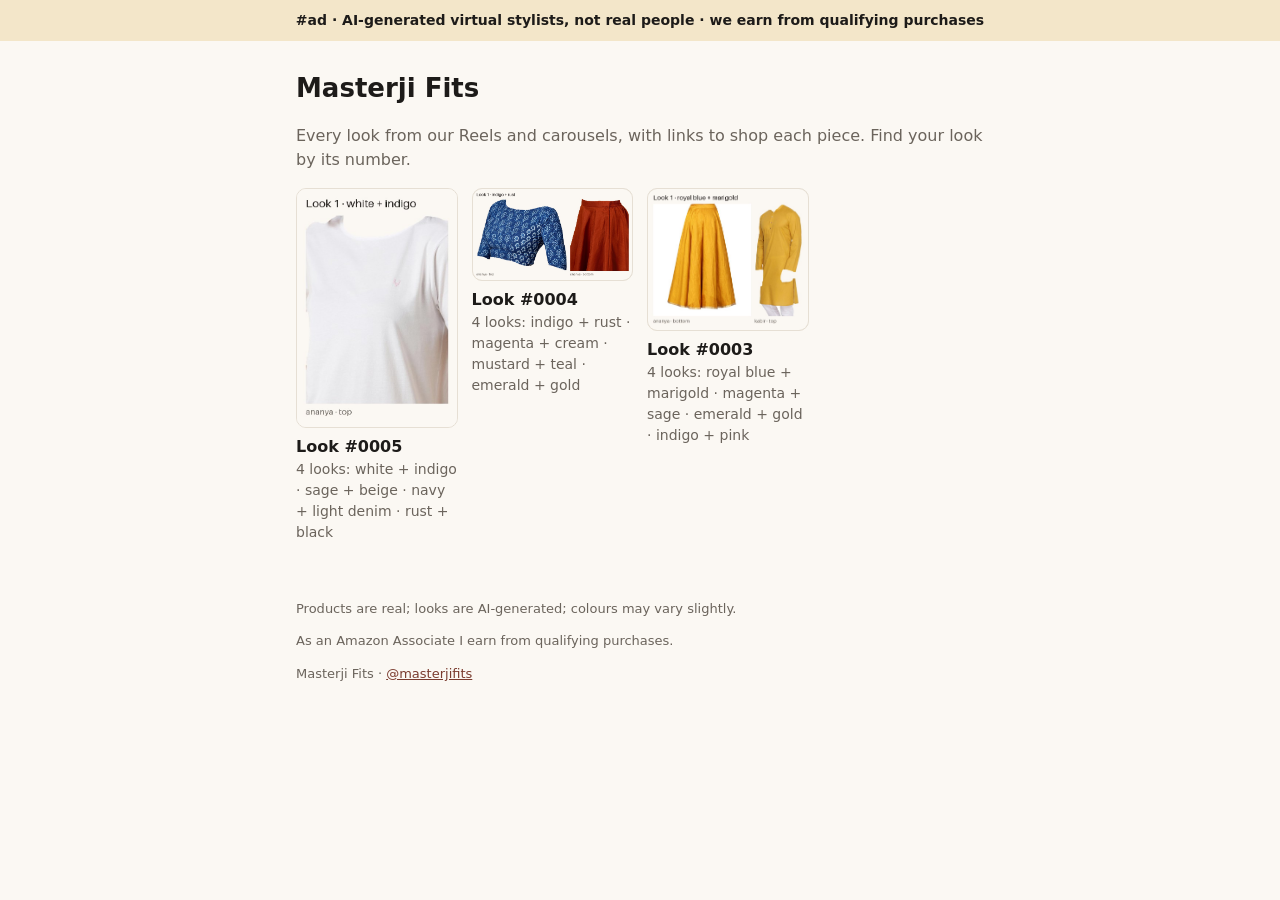
<file: index.html>
<!doctype html>
<html lang="en-IN">
<head>
<meta charset="utf-8">
<meta name="viewport" content="width=device-width, initial-scale=1">

<meta name="cuelinks-verification" content="VERIFY-CL-1U1YEVKZ">

<title>Shop the looks · Masterji Fits</title>
<meta name="description" content="Shop the looks from Masterji Fits. #ad · AI-generated virtual stylists, not real people · we earn from qualifying purchases">
<link rel="stylesheet" href="style.css">
</head>
<body>
<header class="banner" role="note">
  <strong>#ad · AI-generated virtual stylists, not real people · we earn from qualifying purchases</strong>
</header>
<main>

<h1>Masterji Fits</h1>
<p class="lede">Every look from our Reels and carousels, with links to shop each piece. Find your look by its number.</p>

<ul class="grid">

  <li>
    <a class="card" href="l/0005/">
      <img src="l/0005/look-1.jpg" alt="Look #0005: 4 looks: white + indigo · sage + beige · navy + light denim · rust + black" loading="lazy" width="540" height="675">
      <span class="id">Look #0005</span>
      <span class="title">4 looks: white + indigo · sage + beige · navy + light denim · rust + black</span>
    </a>
  </li>

  <li>
    <a class="card" href="l/0004/">
      <img src="l/0004/look-1.jpg" alt="Look #0004: 4 looks: indigo + rust · magenta + cream · mustard + teal · emerald + gold" loading="lazy" width="540" height="675">
      <span class="id">Look #0004</span>
      <span class="title">4 looks: indigo + rust · magenta + cream · mustard + teal · emerald + gold</span>
    </a>
  </li>

  <li>
    <a class="card" href="l/0003/">
      <img src="l/0003/look-1.jpg" alt="Look #0003: 4 looks: royal blue + marigold · magenta + sage · emerald + gold · indigo + pink" loading="lazy" width="540" height="675">
      <span class="id">Look #0003</span>
      <span class="title">4 looks: royal blue + marigold · magenta + sage · emerald + gold · indigo + pink</span>
    </a>
  </li>

</ul>


</main>
<footer>
  <p>Products are real; looks are AI-generated; colours may vary slightly.</p>
  <p>As an Amazon Associate I earn from qualifying purchases.</p>
  <p>Masterji Fits · <a href="https://www.instagram.com/masterjifits/">@masterjifits</a></p>
</footer>
</body>
</html>
</file>
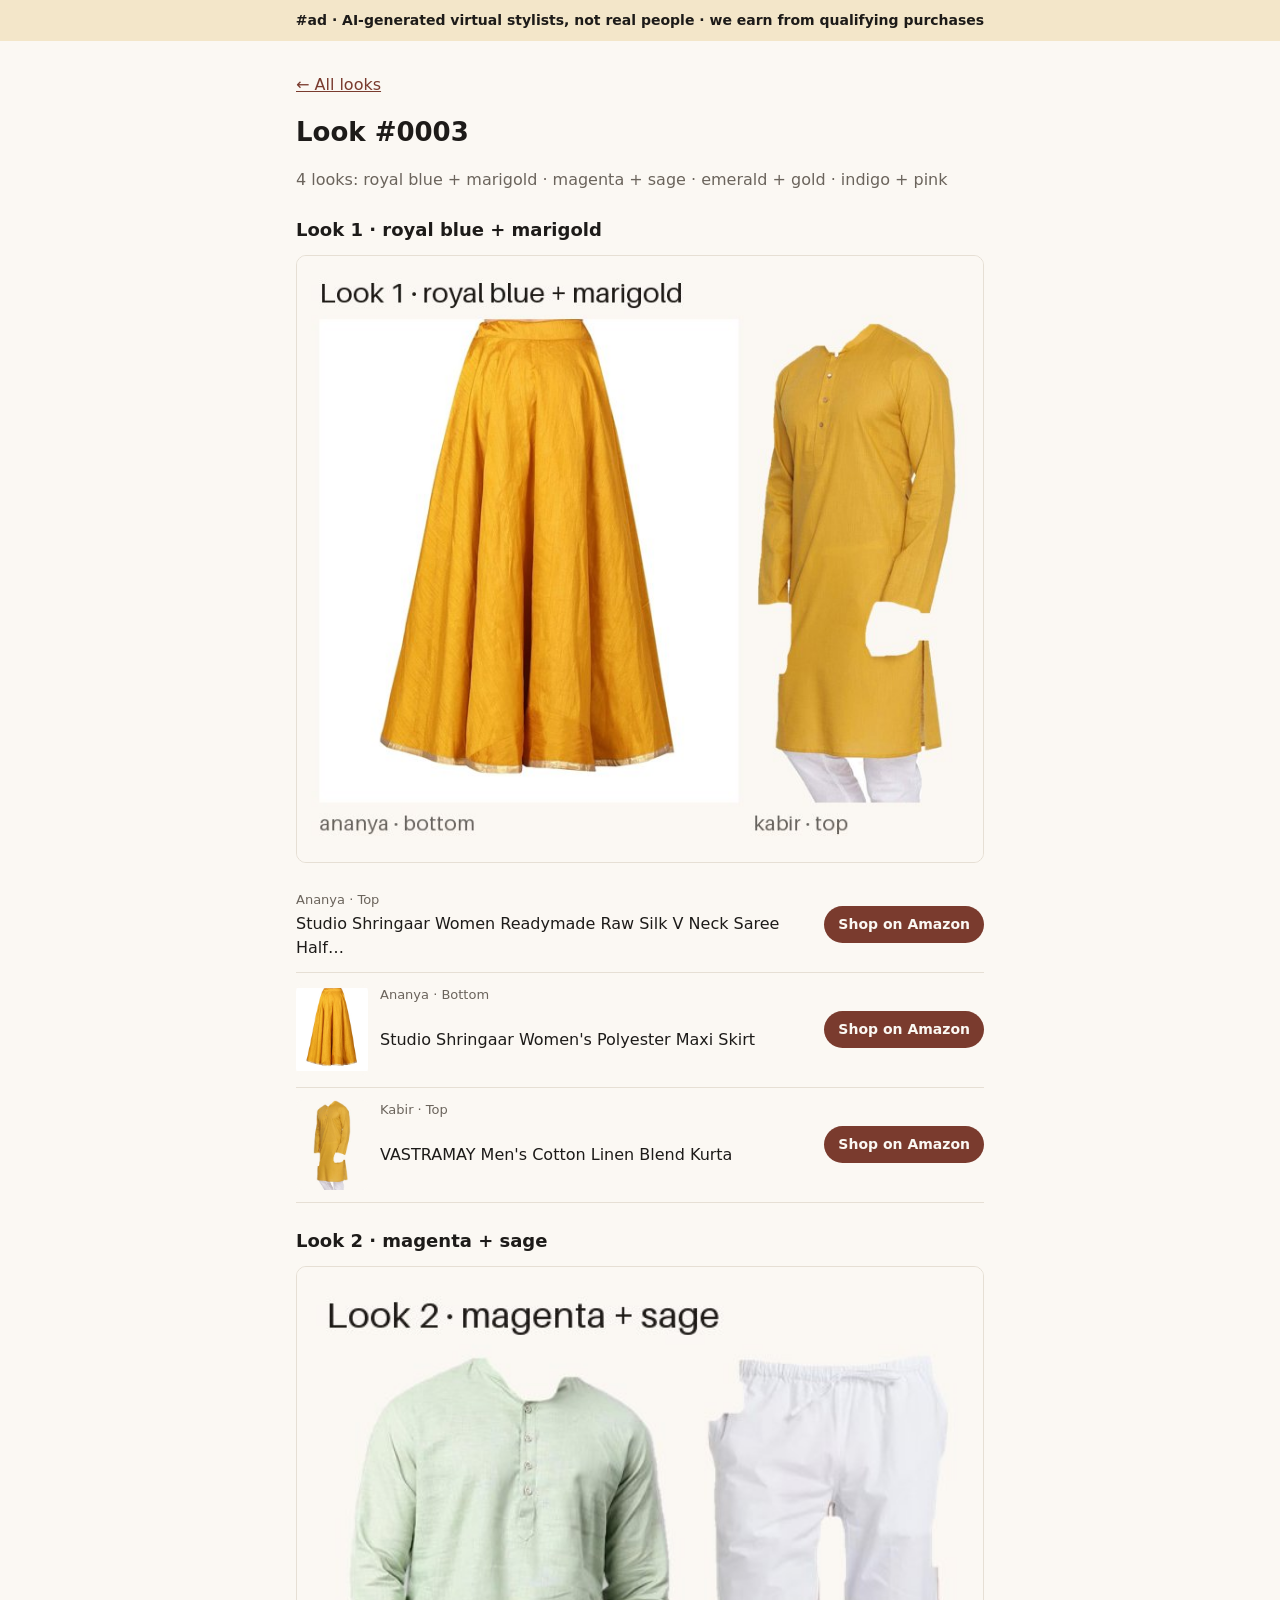
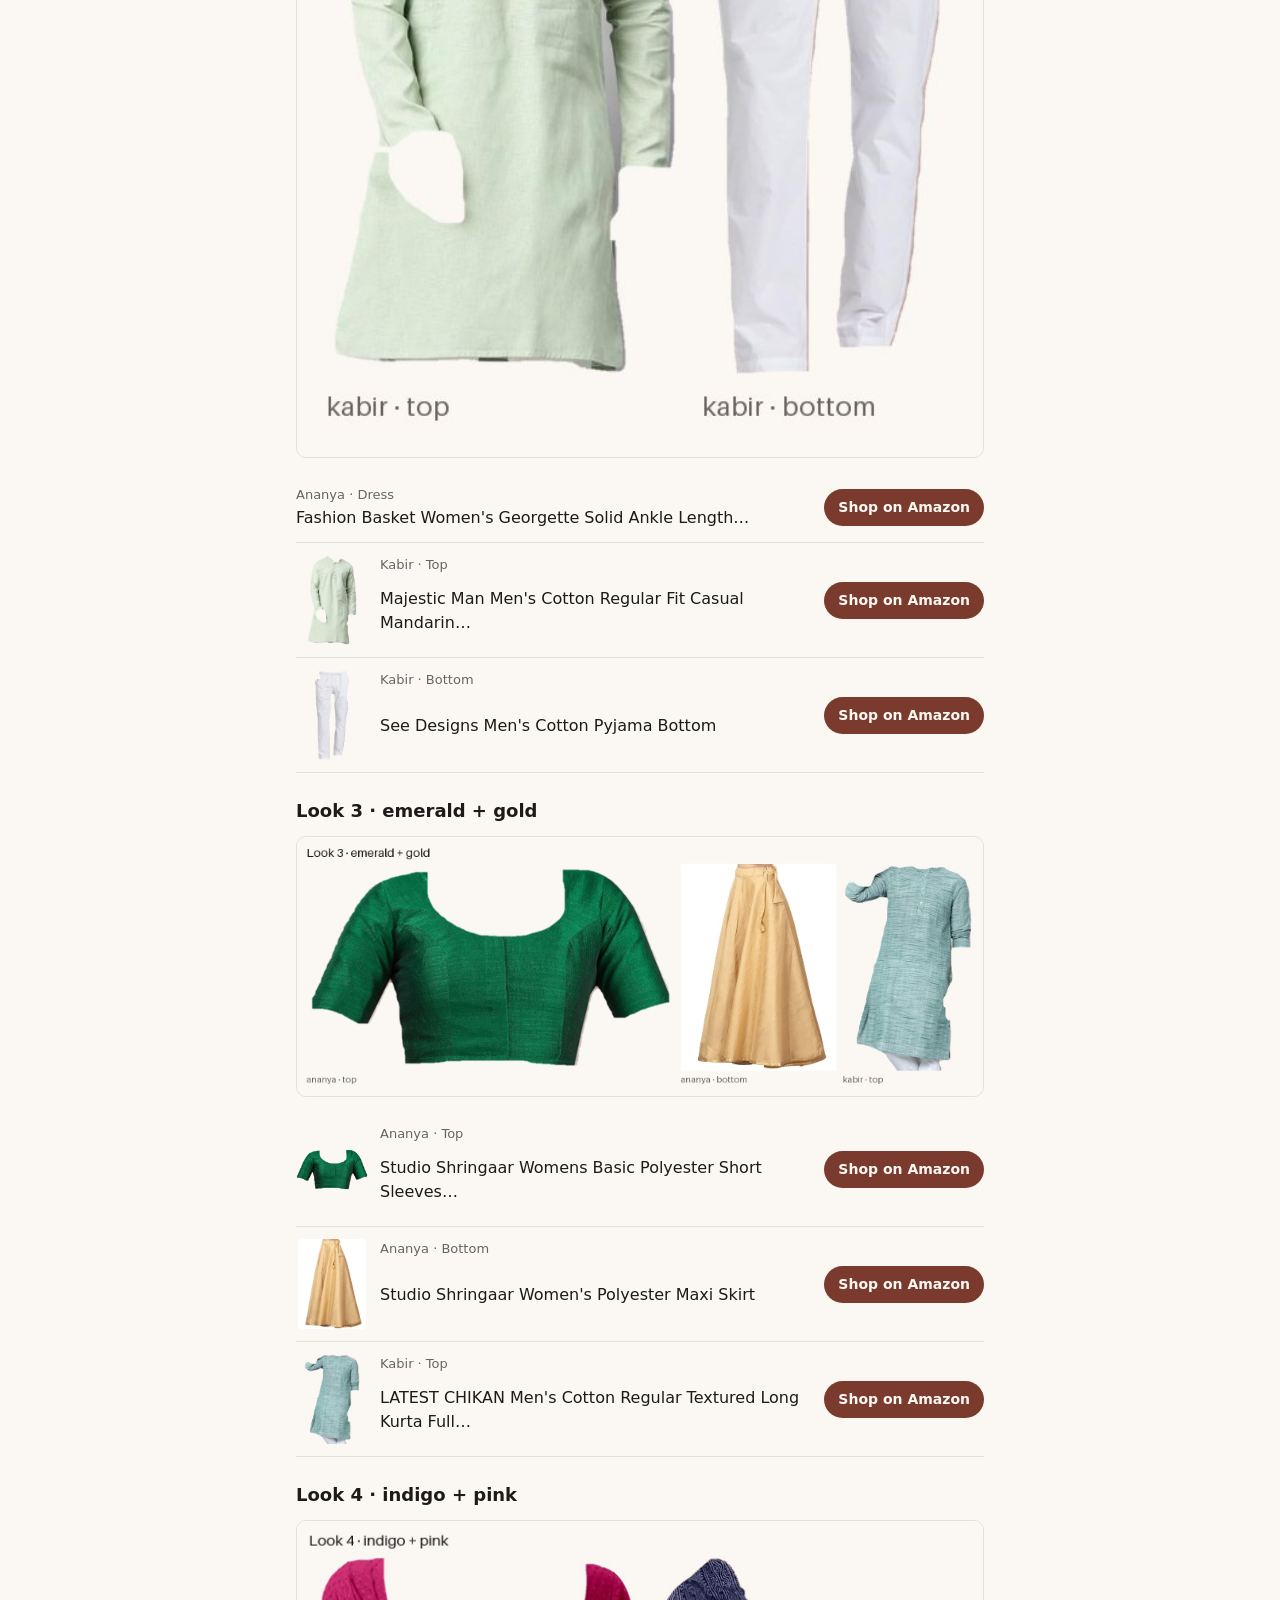
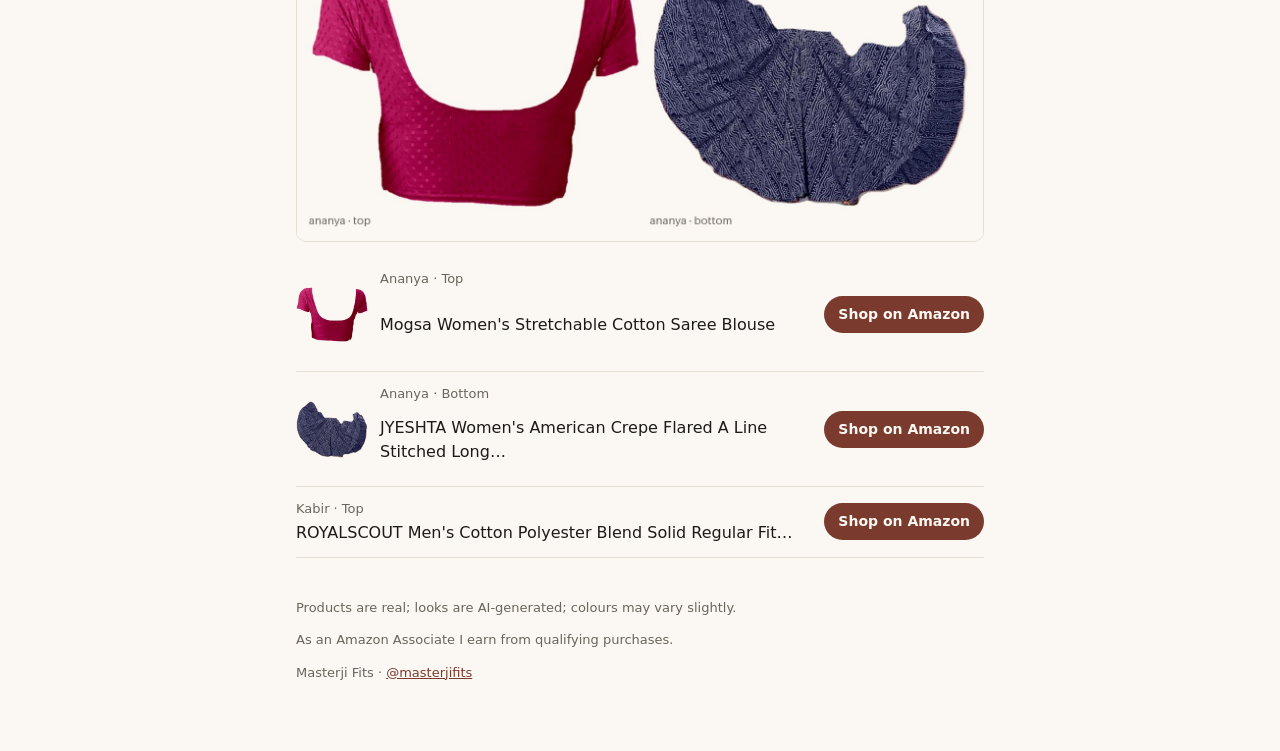
<file: l/0003/index.html>
<!doctype html>
<html lang="en-IN">
<head>
<meta charset="utf-8">
<meta name="viewport" content="width=device-width, initial-scale=1">

<meta name="cuelinks-verification" content="VERIFY-CL-1U1YEVKZ">

<title>Look #0003 4 looks: royal blue + marigold · magenta + sage · emerald + gold · indigo + pink · Masterji Fits</title>
<meta name="description" content="Shop the looks from Masterji Fits. #ad · AI-generated virtual stylists, not real people · we earn from qualifying purchases">
<link rel="stylesheet" href="../../style.css">
</head>
<body>
<header class="banner" role="note">
  <strong>#ad · AI-generated virtual stylists, not real people · we earn from qualifying purchases</strong>
</header>
<main>

<p class="back"><a href="../../">← All looks</a></p>
<h1>Look #0003</h1>
<p class="lede">4 looks: royal blue + marigold · magenta + sage · emerald + gold · indigo + pink</p>


<section class="look">
  <h2>Look 1 · royal blue + marigold</h2>
  
  <img class="board" src="look-1.jpg" alt="Look 1, royal blue + marigold: wardrobe photos of each piece (product photos, no model)" loading="lazy">
  
  <ul class="products">
  
    <li>
      
      <span class="who">ananya · top</span>
      <span class="name">Studio Shringaar Women Readymade Raw Silk V Neck Saree Half…</span>
      <a class="shop" href="https://www.amazon.in/dp/B0CZS3YSGQ?tag=masterjifits-carousel-21" rel="sponsored nofollow noopener" target="_blank">Shop on Amazon</a>
    </li>
  
    <li class="has-thumb">
      <img class="thumb" src="p/amazon_in-B0C6XZX7QV.jpg" alt="Studio Shringaar Women&#39;s Polyester Maxi Skirt: wardrobe photo (product, no model)" loading="lazy">
      <span class="who">ananya · bottom</span>
      <span class="name">Studio Shringaar Women&#39;s Polyester Maxi Skirt</span>
      <a class="shop" href="https://www.amazon.in/dp/B0C6XZX7QV?tag=masterjifits-carousel-21" rel="sponsored nofollow noopener" target="_blank">Shop on Amazon</a>
    </li>
  
    <li class="has-thumb">
      <img class="thumb" src="p/amazon_in-B07J5PLR5G.jpg" alt="VASTRAMAY Men&#39;s Cotton Linen Blend Kurta: wardrobe photo (product, no model)" loading="lazy">
      <span class="who">kabir · top</span>
      <span class="name">VASTRAMAY Men&#39;s Cotton Linen Blend Kurta</span>
      <a class="shop" href="https://www.amazon.in/dp/B07J5PLR5G?tag=masterjifits-carousel-21" rel="sponsored nofollow noopener" target="_blank">Shop on Amazon</a>
    </li>
  
  </ul>
</section>

<section class="look">
  <h2>Look 2 · magenta + sage</h2>
  
  <img class="board" src="look-2.jpg" alt="Look 2, magenta + sage: wardrobe photos of each piece (product photos, no model)" loading="lazy">
  
  <ul class="products">
  
    <li>
      
      <span class="who">ananya · dress</span>
      <span class="name">Fashion Basket Women&#39;s Georgette Solid Ankle Length…</span>
      <a class="shop" href="https://www.amazon.in/dp/B0D4J3ZGFL?tag=masterjifits-carousel-21" rel="sponsored nofollow noopener" target="_blank">Shop on Amazon</a>
    </li>
  
    <li class="has-thumb">
      <img class="thumb" src="p/amazon_in-B0GNM6XNL7.jpg" alt="Majestic Man Men&#39;s Cotton Regular Fit Casual Mandarin…: wardrobe photo (product, no model)" loading="lazy">
      <span class="who">kabir · top</span>
      <span class="name">Majestic Man Men&#39;s Cotton Regular Fit Casual Mandarin…</span>
      <a class="shop" href="https://www.amazon.in/dp/B0GNM6XNL7?tag=masterjifits-carousel-21" rel="sponsored nofollow noopener" target="_blank">Shop on Amazon</a>
    </li>
  
    <li class="has-thumb">
      <img class="thumb" src="p/amazon_in-B0C1GY21K6.jpg" alt="See Designs Men&#39;s Cotton Pyjama Bottom: wardrobe photo (product, no model)" loading="lazy">
      <span class="who">kabir · bottom</span>
      <span class="name">See Designs Men&#39;s Cotton Pyjama Bottom</span>
      <a class="shop" href="https://www.amazon.in/dp/B0C1GY21K6?tag=masterjifits-carousel-21" rel="sponsored nofollow noopener" target="_blank">Shop on Amazon</a>
    </li>
  
  </ul>
</section>

<section class="look">
  <h2>Look 3 · emerald + gold</h2>
  
  <img class="board" src="look-3.jpg" alt="Look 3, emerald + gold: wardrobe photos of each piece (product photos, no model)" loading="lazy">
  
  <ul class="products">
  
    <li class="has-thumb">
      <img class="thumb" src="p/amazon_in-B0DYF2X8D4.jpg" alt="Studio Shringaar Womens Basic Polyester Short Sleeves…: wardrobe photo (product, no model)" loading="lazy">
      <span class="who">ananya · top</span>
      <span class="name">Studio Shringaar Womens Basic Polyester Short Sleeves…</span>
      <a class="shop" href="https://www.amazon.in/dp/B0DYF2X8D4?tag=masterjifits-carousel-21" rel="sponsored nofollow noopener" target="_blank">Shop on Amazon</a>
    </li>
  
    <li class="has-thumb">
      <img class="thumb" src="p/amazon_in-B09FSNH8TR.jpg" alt="Studio Shringaar Women&#39;s Polyester Maxi Skirt: wardrobe photo (product, no model)" loading="lazy">
      <span class="who">ananya · bottom</span>
      <span class="name">Studio Shringaar Women&#39;s Polyester Maxi Skirt</span>
      <a class="shop" href="https://www.amazon.in/dp/B09FSNH8TR?tag=masterjifits-carousel-21" rel="sponsored nofollow noopener" target="_blank">Shop on Amazon</a>
    </li>
  
    <li class="has-thumb">
      <img class="thumb" src="p/amazon_in-B08SPZNXXB.jpg" alt="LATEST CHIKAN Men&#39;s Cotton Regular Textured Long Kurta Full…: wardrobe photo (product, no model)" loading="lazy">
      <span class="who">kabir · top</span>
      <span class="name">LATEST CHIKAN Men&#39;s Cotton Regular Textured Long Kurta Full…</span>
      <a class="shop" href="https://www.amazon.in/dp/B08SPZNXXB?tag=masterjifits-carousel-21" rel="sponsored nofollow noopener" target="_blank">Shop on Amazon</a>
    </li>
  
  </ul>
</section>

<section class="look">
  <h2>Look 4 · indigo + pink</h2>
  
  <img class="board" src="look-4.jpg" alt="Look 4, indigo + pink: wardrobe photos of each piece (product photos, no model)" loading="lazy">
  
  <ul class="products">
  
    <li class="has-thumb">
      <img class="thumb" src="p/amazon_in-B0BT4VZ4V1.jpg" alt="Mogsa Women&#39;s Stretchable Cotton Saree Blouse: wardrobe photo (product, no model)" loading="lazy">
      <span class="who">ananya · top</span>
      <span class="name">Mogsa Women&#39;s Stretchable Cotton Saree Blouse</span>
      <a class="shop" href="https://www.amazon.in/dp/B0BT4VZ4V1?tag=masterjifits-carousel-21" rel="sponsored nofollow noopener" target="_blank">Shop on Amazon</a>
    </li>
  
    <li class="has-thumb">
      <img class="thumb" src="p/amazon_in-B0CLJK2TTK.jpg" alt="JYESHTA Women&#39;s American Crepe Flared A Line Stitched Long…: wardrobe photo (product, no model)" loading="lazy">
      <span class="who">ananya · bottom</span>
      <span class="name">JYESHTA Women&#39;s American Crepe Flared A Line Stitched Long…</span>
      <a class="shop" href="https://www.amazon.in/dp/B0CLJK2TTK?tag=masterjifits-carousel-21" rel="sponsored nofollow noopener" target="_blank">Shop on Amazon</a>
    </li>
  
    <li>
      
      <span class="who">kabir · top</span>
      <span class="name">ROYALSCOUT Men&#39;s Cotton Polyester Blend Solid Regular Fit…</span>
      <a class="shop" href="https://www.amazon.in/dp/B0DHXHGLKY?tag=masterjifits-carousel-21" rel="sponsored nofollow noopener" target="_blank">Shop on Amazon</a>
    </li>
  
  </ul>
</section>


</main>
<footer>
  <p>Products are real; looks are AI-generated; colours may vary slightly.</p>
  <p>As an Amazon Associate I earn from qualifying purchases.</p>
  <p>Masterji Fits · <a href="https://www.instagram.com/masterjifits/">@masterjifits</a></p>
</footer>
</body>
</html>
</file>
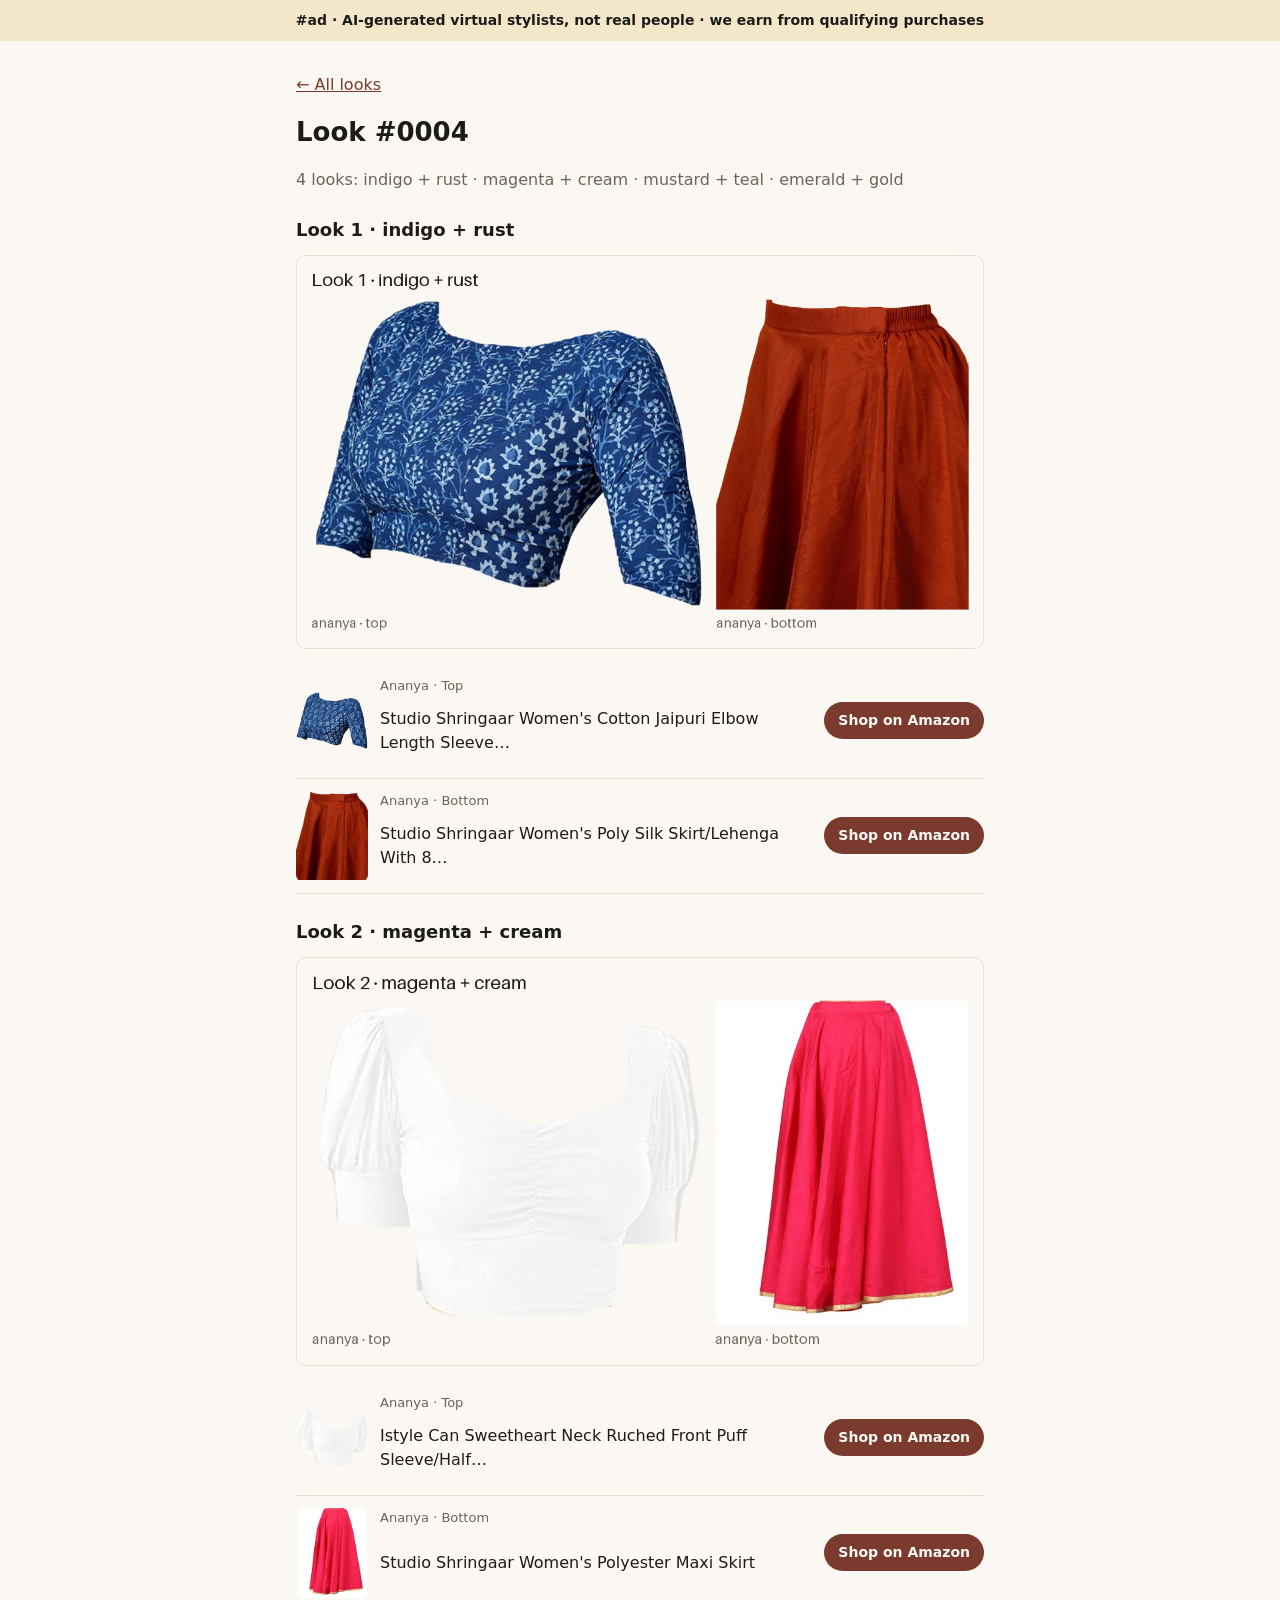
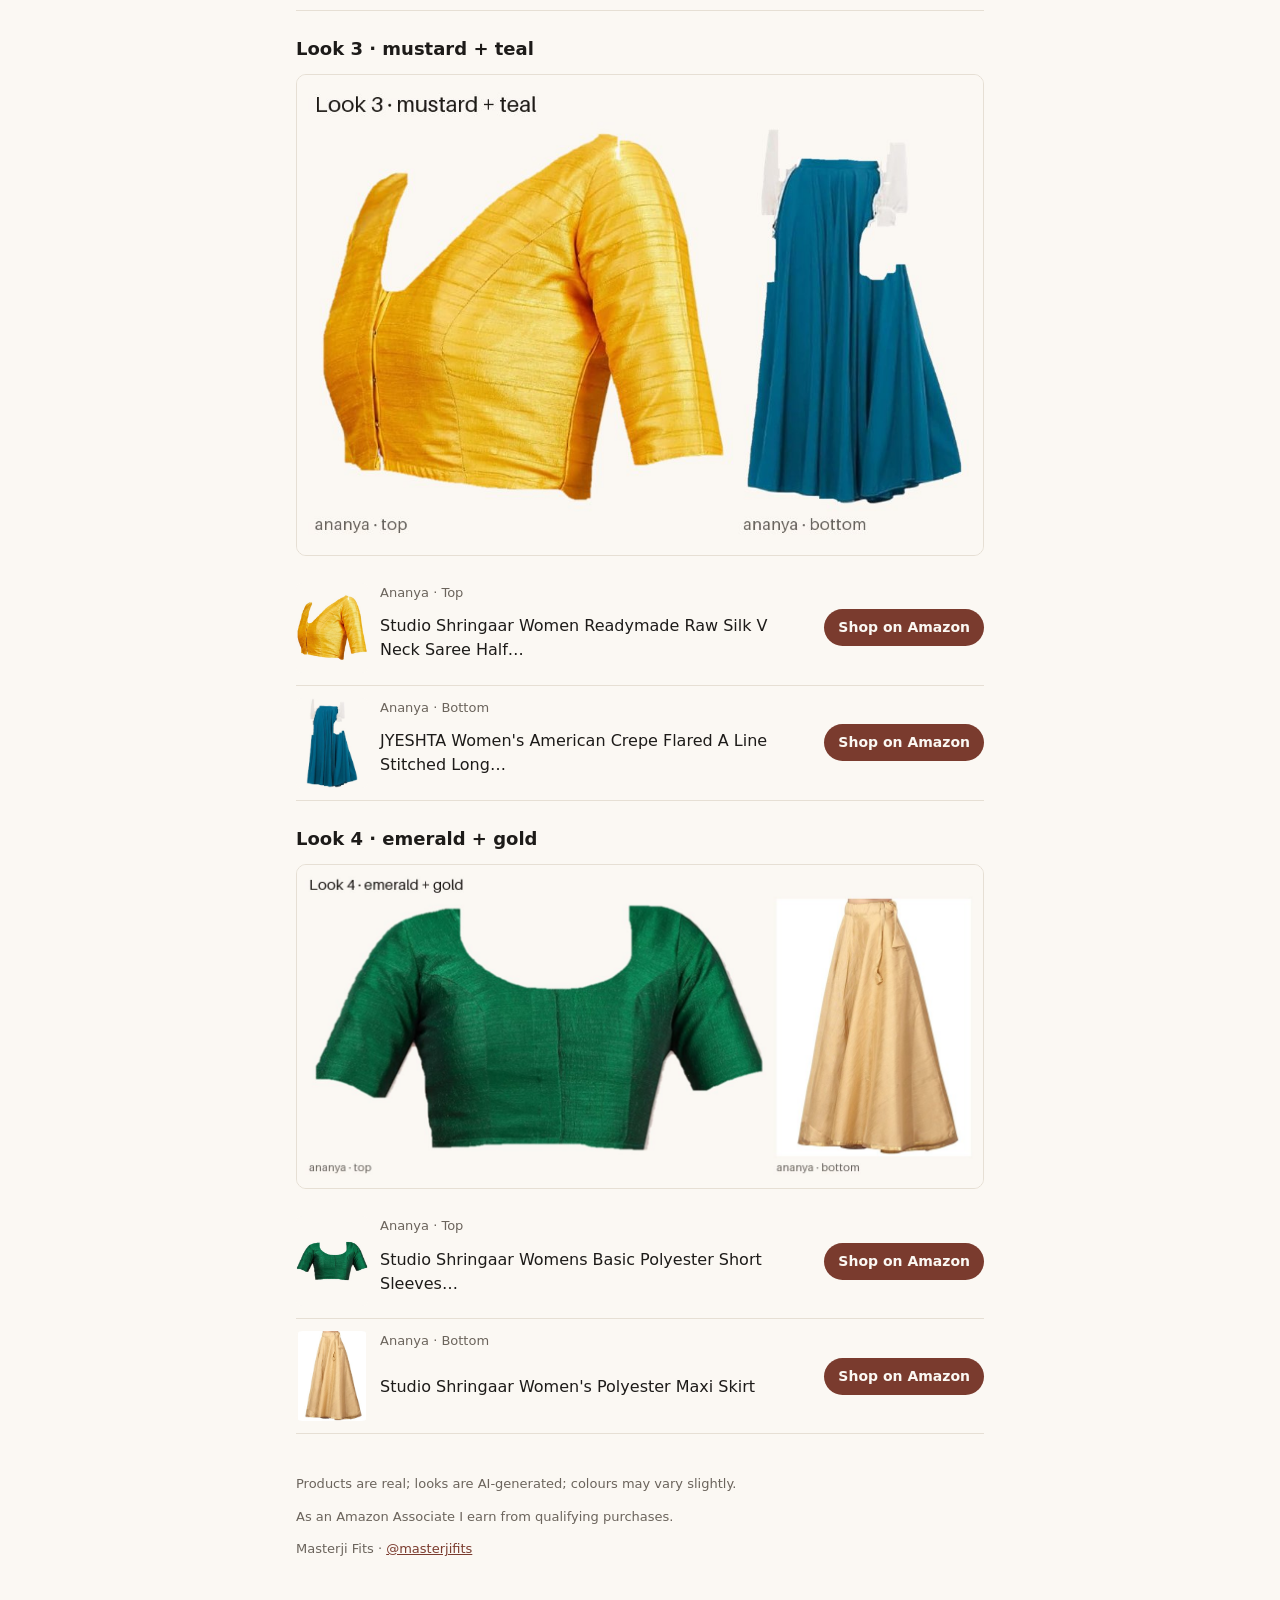
<file: l/0004/index.html>
<!doctype html>
<html lang="en-IN">
<head>
<meta charset="utf-8">
<meta name="viewport" content="width=device-width, initial-scale=1">

<meta name="cuelinks-verification" content="VERIFY-CL-1U1YEVKZ">

<title>Look #0004 4 looks: indigo + rust · magenta + cream · mustard + teal · emerald + gold · Masterji Fits</title>
<meta name="description" content="Shop the looks from Masterji Fits. #ad · AI-generated virtual stylists, not real people · we earn from qualifying purchases">
<link rel="stylesheet" href="../../style.css">
</head>
<body>
<header class="banner" role="note">
  <strong>#ad · AI-generated virtual stylists, not real people · we earn from qualifying purchases</strong>
</header>
<main>

<p class="back"><a href="../../">← All looks</a></p>
<h1>Look #0004</h1>
<p class="lede">4 looks: indigo + rust · magenta + cream · mustard + teal · emerald + gold</p>


<section class="look">
  <h2>Look 1 · indigo + rust</h2>
  
  <img class="board" src="look-1.jpg" alt="Look 1, indigo + rust: wardrobe photos of each piece (product photos, no model)" loading="lazy">
  
  <ul class="products">
  
    <li class="has-thumb">
      <img class="thumb" src="p/amazon_in-B075HY3JFY.jpg" alt="Studio Shringaar Women&#39;s Cotton Jaipuri Elbow Length Sleeve…: wardrobe photo (product, no model)" loading="lazy">
      <span class="who">ananya · top</span>
      <span class="name">Studio Shringaar Women&#39;s Cotton Jaipuri Elbow Length Sleeve…</span>
      <a class="shop" href="https://www.amazon.in/dp/B075HY3JFY?tag=masterjifits-haul-21" rel="sponsored nofollow noopener" target="_blank">Shop on Amazon</a>
    </li>
  
    <li class="has-thumb">
      <img class="thumb" src="p/amazon_in-B0FT8L1MC3.jpg" alt="Studio Shringaar Women&#39;s Poly Silk Skirt/Lehenga With 8…: wardrobe photo (product, no model)" loading="lazy">
      <span class="who">ananya · bottom</span>
      <span class="name">Studio Shringaar Women&#39;s Poly Silk Skirt/Lehenga With 8…</span>
      <a class="shop" href="https://www.amazon.in/dp/B0FT8L1MC3?tag=masterjifits-haul-21" rel="sponsored nofollow noopener" target="_blank">Shop on Amazon</a>
    </li>
  
  </ul>
</section>

<section class="look">
  <h2>Look 2 · magenta + cream</h2>
  
  <img class="board" src="look-2.jpg" alt="Look 2, magenta + cream: wardrobe photos of each piece (product photos, no model)" loading="lazy">
  
  <ul class="products">
  
    <li class="has-thumb">
      <img class="thumb" src="p/amazon_in-B0BWS8JN1T.jpg" alt="Istyle Can Sweetheart Neck Ruched Front Puff Sleeve/Half…: wardrobe photo (product, no model)" loading="lazy">
      <span class="who">ananya · top</span>
      <span class="name">Istyle Can Sweetheart Neck Ruched Front Puff Sleeve/Half…</span>
      <a class="shop" href="https://www.amazon.in/dp/B0BWS8JN1T?tag=masterjifits-haul-21" rel="sponsored nofollow noopener" target="_blank">Shop on Amazon</a>
    </li>
  
    <li class="has-thumb">
      <img class="thumb" src="p/amazon_in-B0815378F9.jpg" alt="Studio Shringaar Women&#39;s Polyester Maxi Skirt: wardrobe photo (product, no model)" loading="lazy">
      <span class="who">ananya · bottom</span>
      <span class="name">Studio Shringaar Women&#39;s Polyester Maxi Skirt</span>
      <a class="shop" href="https://www.amazon.in/dp/B0815378F9?tag=masterjifits-haul-21" rel="sponsored nofollow noopener" target="_blank">Shop on Amazon</a>
    </li>
  
  </ul>
</section>

<section class="look">
  <h2>Look 3 · mustard + teal</h2>
  
  <img class="board" src="look-3.jpg" alt="Look 3, mustard + teal: wardrobe photos of each piece (product photos, no model)" loading="lazy">
  
  <ul class="products">
  
    <li class="has-thumb">
      <img class="thumb" src="p/amazon_in-B0CZS62ZP2.jpg" alt="Studio Shringaar Women Readymade Raw Silk V Neck Saree Half…: wardrobe photo (product, no model)" loading="lazy">
      <span class="who">ananya · top</span>
      <span class="name">Studio Shringaar Women Readymade Raw Silk V Neck Saree Half…</span>
      <a class="shop" href="https://www.amazon.in/dp/B0CZS62ZP2?tag=masterjifits-haul-21" rel="sponsored nofollow noopener" target="_blank">Shop on Amazon</a>
    </li>
  
    <li class="has-thumb">
      <img class="thumb" src="p/amazon_in-B0CLJRT73T.jpg" alt="JYESHTA Women&#39;s American Crepe Flared A Line Stitched Long…: wardrobe photo (product, no model)" loading="lazy">
      <span class="who">ananya · bottom</span>
      <span class="name">JYESHTA Women&#39;s American Crepe Flared A Line Stitched Long…</span>
      <a class="shop" href="https://www.amazon.in/dp/B0CLJRT73T?tag=masterjifits-haul-21" rel="sponsored nofollow noopener" target="_blank">Shop on Amazon</a>
    </li>
  
  </ul>
</section>

<section class="look">
  <h2>Look 4 · emerald + gold</h2>
  
  <img class="board" src="look-4.jpg" alt="Look 4, emerald + gold: wardrobe photos of each piece (product photos, no model)" loading="lazy">
  
  <ul class="products">
  
    <li class="has-thumb">
      <img class="thumb" src="p/amazon_in-B0DYF2X8D4.jpg" alt="Studio Shringaar Womens Basic Polyester Short Sleeves…: wardrobe photo (product, no model)" loading="lazy">
      <span class="who">ananya · top</span>
      <span class="name">Studio Shringaar Womens Basic Polyester Short Sleeves…</span>
      <a class="shop" href="https://www.amazon.in/dp/B0DYF2X8D4?tag=masterjifits-haul-21" rel="sponsored nofollow noopener" target="_blank">Shop on Amazon</a>
    </li>
  
    <li class="has-thumb">
      <img class="thumb" src="p/amazon_in-B09FSNH8TR.jpg" alt="Studio Shringaar Women&#39;s Polyester Maxi Skirt: wardrobe photo (product, no model)" loading="lazy">
      <span class="who">ananya · bottom</span>
      <span class="name">Studio Shringaar Women&#39;s Polyester Maxi Skirt</span>
      <a class="shop" href="https://www.amazon.in/dp/B09FSNH8TR?tag=masterjifits-haul-21" rel="sponsored nofollow noopener" target="_blank">Shop on Amazon</a>
    </li>
  
  </ul>
</section>


</main>
<footer>
  <p>Products are real; looks are AI-generated; colours may vary slightly.</p>
  <p>As an Amazon Associate I earn from qualifying purchases.</p>
  <p>Masterji Fits · <a href="https://www.instagram.com/masterjifits/">@masterjifits</a></p>
</footer>
</body>
</html>
</file>
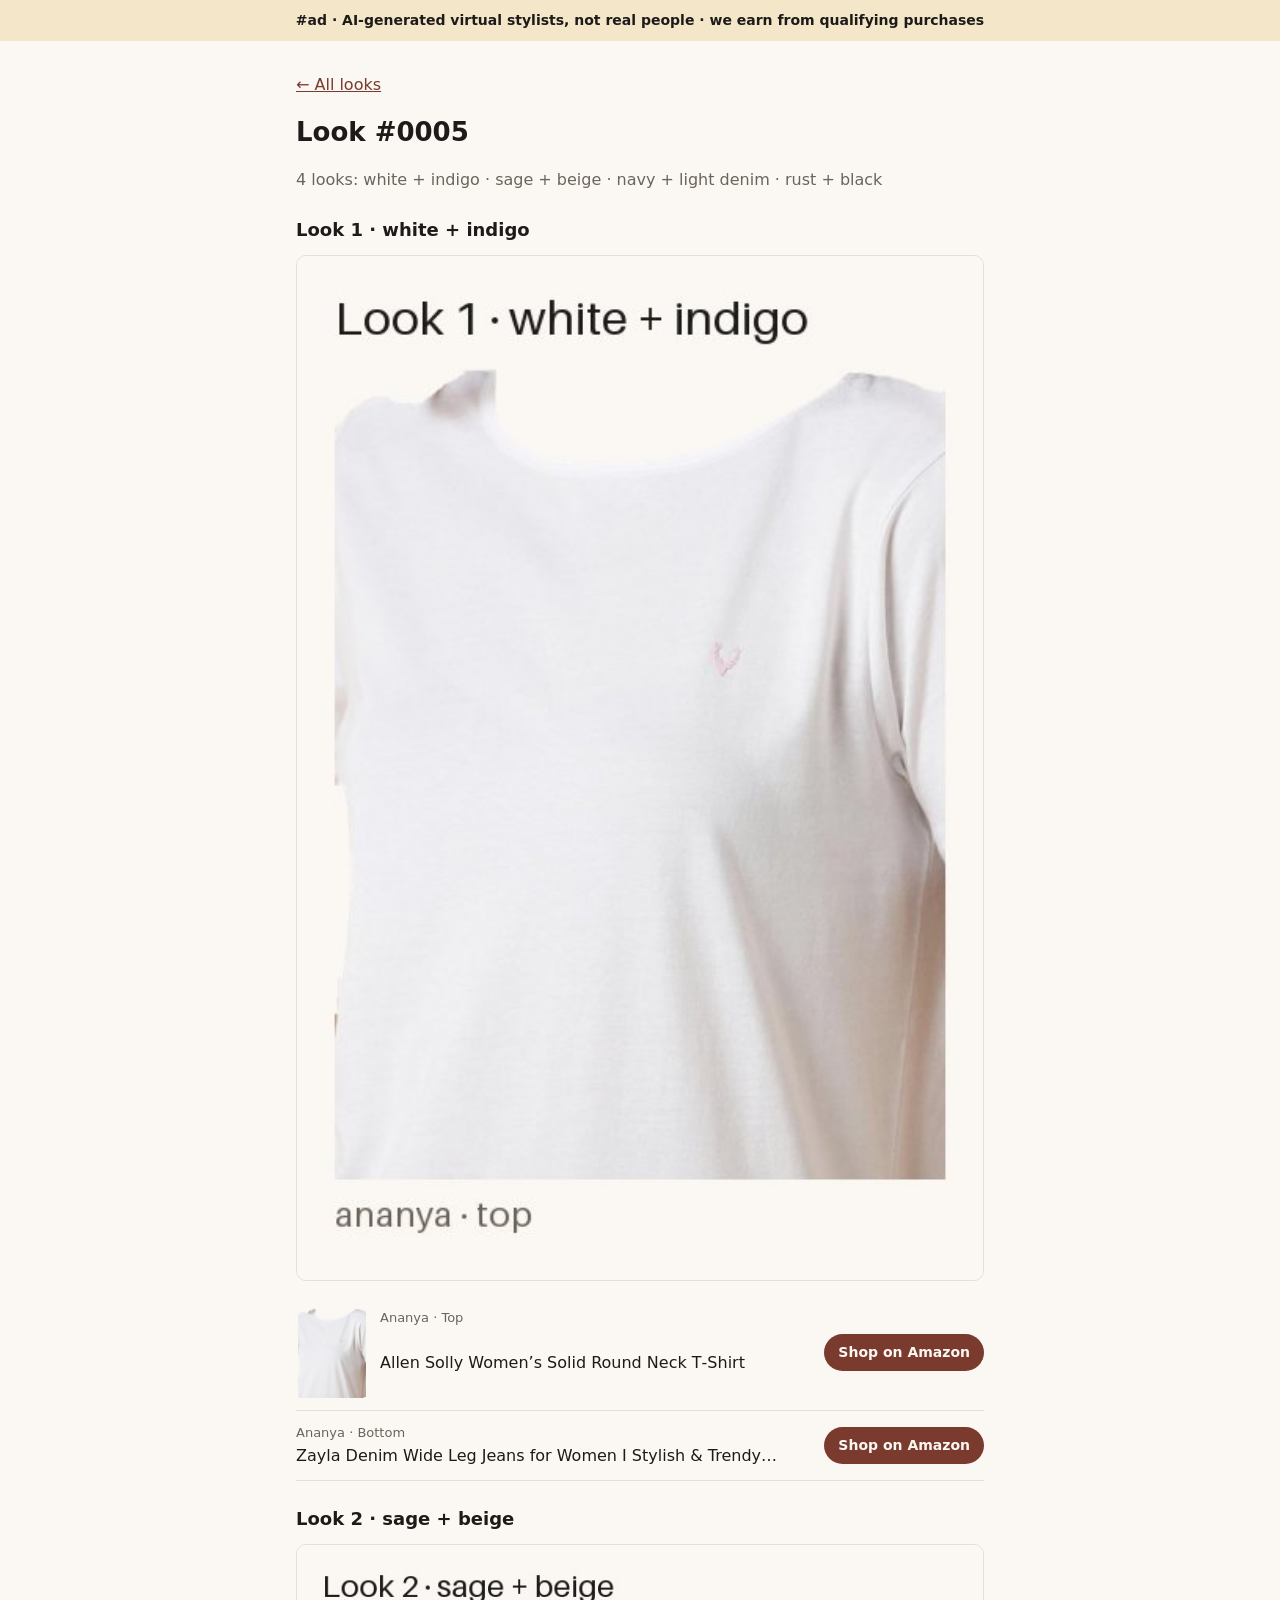
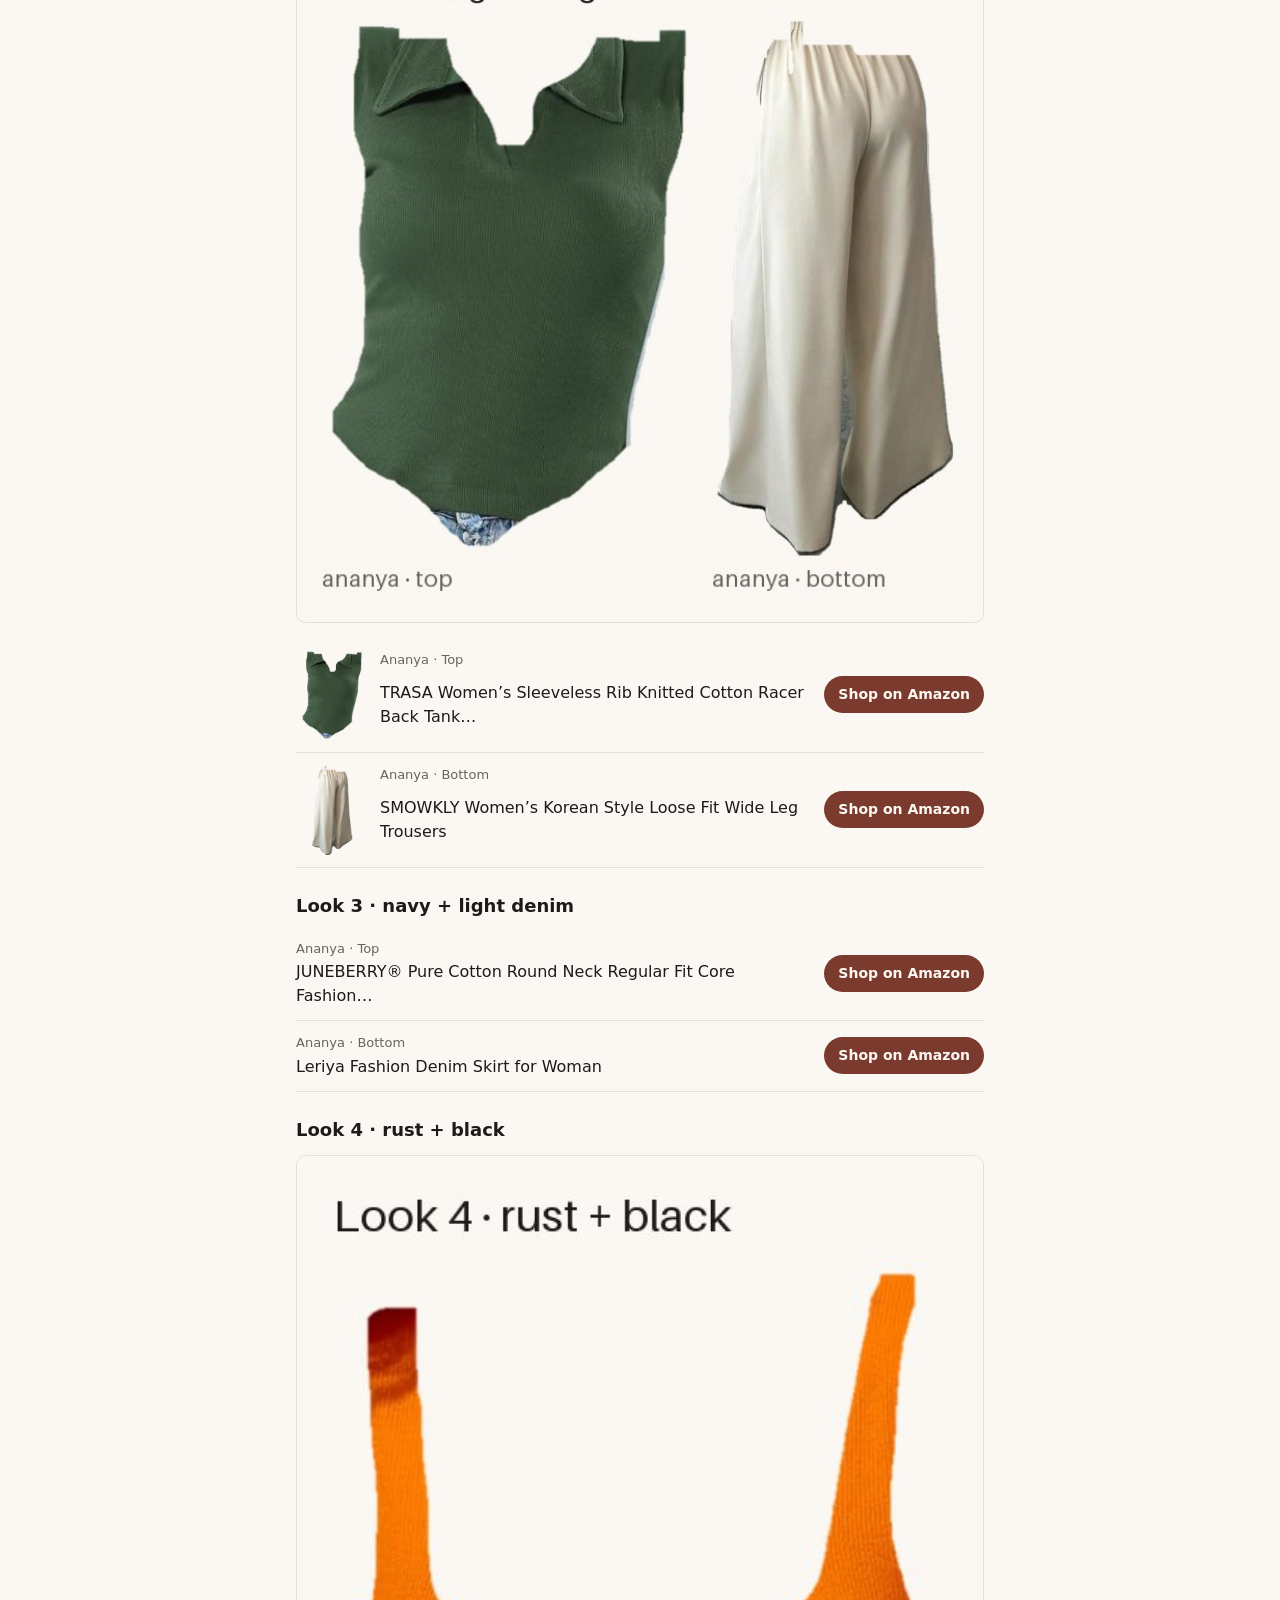
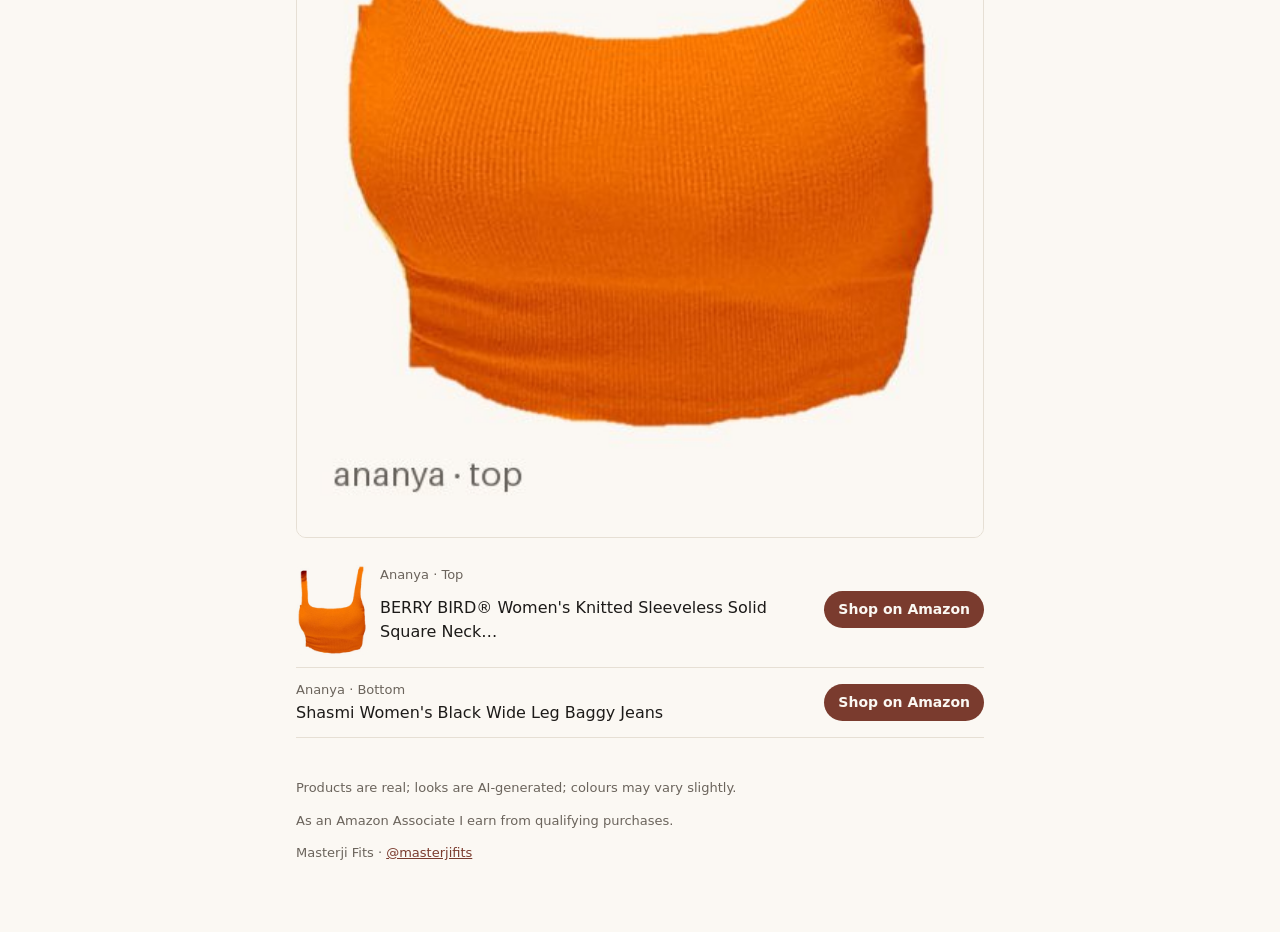
<file: l/0005/index.html>
<!doctype html>
<html lang="en-IN">
<head>
<meta charset="utf-8">
<meta name="viewport" content="width=device-width, initial-scale=1">

<meta name="cuelinks-verification" content="VERIFY-CL-1U1YEVKZ">

<title>Look #0005 4 looks: white + indigo · sage + beige · navy + light denim · rust + black · Masterji Fits</title>
<meta name="description" content="Shop the looks from Masterji Fits. #ad · AI-generated virtual stylists, not real people · we earn from qualifying purchases">
<link rel="stylesheet" href="../../style.css">
</head>
<body>
<header class="banner" role="note">
  <strong>#ad · AI-generated virtual stylists, not real people · we earn from qualifying purchases</strong>
</header>
<main>

<p class="back"><a href="../../">← All looks</a></p>
<h1>Look #0005</h1>
<p class="lede">4 looks: white + indigo · sage + beige · navy + light denim · rust + black</p>


<section class="look">
  <h2>Look 1 · white + indigo</h2>
  
  <img class="board" src="look-1.jpg" alt="Look 1, white + indigo: wardrobe photos of each piece (product photos, no model)" loading="lazy">
  
  <ul class="products">
  
    <li class="has-thumb">
      <img class="thumb" src="p/amazon_in-B094Y43BHG.jpg" alt="Allen Solly Women’s Solid Round Neck T‑Shirt: wardrobe photo (product, no model)" loading="lazy">
      <span class="who">ananya · top</span>
      <span class="name">Allen Solly Women’s Solid Round Neck T‑Shirt</span>
      <a class="shop" href="https://www.amazon.in/dp/B094Y43BHG?tag=masterjifits-haul-21" rel="sponsored nofollow noopener" target="_blank">Shop on Amazon</a>
    </li>
  
    <li>
      
      <span class="who">ananya · bottom</span>
      <span class="name">Zayla Denim Wide Leg Jeans for Women I Stylish &amp; Trendy…</span>
      <a class="shop" href="https://www.amazon.in/dp/B0CZ95ZJFP?tag=masterjifits-haul-21" rel="sponsored nofollow noopener" target="_blank">Shop on Amazon</a>
    </li>
  
  </ul>
</section>

<section class="look">
  <h2>Look 2 · sage + beige</h2>
  
  <img class="board" src="look-2.jpg" alt="Look 2, sage + beige: wardrobe photos of each piece (product photos, no model)" loading="lazy">
  
  <ul class="products">
  
    <li class="has-thumb">
      <img class="thumb" src="p/amazon_in-B0DM6LZ26W.jpg" alt="TRASA Women’s Sleeveless Rib Knitted Cotton Racer Back Tank…: wardrobe photo (product, no model)" loading="lazy">
      <span class="who">ananya · top</span>
      <span class="name">TRASA Women’s Sleeveless Rib Knitted Cotton Racer Back Tank…</span>
      <a class="shop" href="https://www.amazon.in/dp/B0DM6LZ26W?tag=masterjifits-haul-21" rel="sponsored nofollow noopener" target="_blank">Shop on Amazon</a>
    </li>
  
    <li class="has-thumb">
      <img class="thumb" src="p/amazon_in-B0GMP9KZLS.jpg" alt="SMOWKLY Women’s Korean Style Loose Fit Wide Leg Trousers: wardrobe photo (product, no model)" loading="lazy">
      <span class="who">ananya · bottom</span>
      <span class="name">SMOWKLY Women’s Korean Style Loose Fit Wide Leg Trousers</span>
      <a class="shop" href="https://www.amazon.in/dp/B0GMP9KZLS?tag=masterjifits-haul-21" rel="sponsored nofollow noopener" target="_blank">Shop on Amazon</a>
    </li>
  
  </ul>
</section>

<section class="look">
  <h2>Look 3 · navy + light denim</h2>
  
  <ul class="products">
  
    <li>
      
      <span class="who">ananya · top</span>
      <span class="name">JUNEBERRY® Pure Cotton Round Neck Regular Fit Core Fashion…</span>
      <a class="shop" href="https://www.amazon.in/dp/B0DX2KM7VJ?tag=masterjifits-haul-21" rel="sponsored nofollow noopener" target="_blank">Shop on Amazon</a>
    </li>
  
    <li>
      
      <span class="who">ananya · bottom</span>
      <span class="name">Leriya Fashion Denim Skirt for Woman</span>
      <a class="shop" href="https://www.amazon.in/dp/B0D3HDHWLW?tag=masterjifits-haul-21" rel="sponsored nofollow noopener" target="_blank">Shop on Amazon</a>
    </li>
  
  </ul>
</section>

<section class="look">
  <h2>Look 4 · rust + black</h2>
  
  <img class="board" src="look-4.jpg" alt="Look 4, rust + black: wardrobe photos of each piece (product photos, no model)" loading="lazy">
  
  <ul class="products">
  
    <li class="has-thumb">
      <img class="thumb" src="p/amazon_in-B0BQM4GFVS.jpg" alt="BERRY BIRD® Women&#39;s Knitted Sleeveless Solid Square Neck…: wardrobe photo (product, no model)" loading="lazy">
      <span class="who">ananya · top</span>
      <span class="name">BERRY BIRD® Women&#39;s Knitted Sleeveless Solid Square Neck…</span>
      <a class="shop" href="https://www.amazon.in/dp/B0BQM4GFVS?tag=masterjifits-haul-21" rel="sponsored nofollow noopener" target="_blank">Shop on Amazon</a>
    </li>
  
    <li>
      
      <span class="who">ananya · bottom</span>
      <span class="name">Shasmi Women&#39;s Black Wide Leg Baggy Jeans</span>
      <a class="shop" href="https://www.amazon.in/dp/B0H4M99J4Q?tag=masterjifits-haul-21" rel="sponsored nofollow noopener" target="_blank">Shop on Amazon</a>
    </li>
  
  </ul>
</section>


</main>
<footer>
  <p>Products are real; looks are AI-generated; colours may vary slightly.</p>
  <p>As an Amazon Associate I earn from qualifying purchases.</p>
  <p>Masterji Fits · <a href="https://www.instagram.com/masterjifits/">@masterjifits</a></p>
</footer>
</body>
</html>
</file>
<file: style.css>
:root { --ink: #1d1b19; --muted: #6b645c; --paper: #fbf8f3; --line: #e6dfd4; --accent: #7a3b2e; --banner: #f3e6c9; }
@media (prefers-color-scheme: dark) {
  :root { --ink: #f1ece4; --muted: #b3aa9e; --paper: #171513; --line: #2e2a26; --accent: #e3a08f; --banner: #3a3122; }
}
* { box-sizing: border-box; }
body { margin: 0; font: 16px/1.5 system-ui, -apple-system, "Segoe UI", Roboto, sans-serif; color: var(--ink); background: var(--paper); }
.banner { position: sticky; top: 0; z-index: 1; padding: 10px 16px; background: var(--banner); text-align: center; font-size: 14px; }
main { max-width: 720px; margin: 0 auto; padding: 16px; }
h1 { font-size: 26px; margin: 12px 0; }
h2 { font-size: 18px; margin: 24px 0 8px; }
.lede, .back { color: var(--muted); }
a { color: var(--accent); }
.id { display: inline-block; font-weight: 700; margin-right: 6px; }
.grid { list-style: none; padding: 0; display: grid; grid-template-columns: repeat(auto-fill, minmax(150px, 1fr)); gap: 14px; }
.card { display: block; text-decoration: none; color: var(--ink); }
.card img, .hero { width: 100%; height: auto; border-radius: 10px; border: 1px solid var(--line); background: var(--line); }
.card .title { display: block; font-size: 14px; color: var(--muted); }
.products { list-style: none; padding: 0; margin: 0; }
.products li { display: grid; grid-template-columns: 1fr auto; gap: 2px 12px; padding: 12px 0; border-bottom: 1px solid var(--line); }
.who { grid-column: 1; font-size: 13px; color: var(--muted); text-transform: capitalize; }
.name { grid-column: 1; }
.shop { grid-column: 2; grid-row: 1 / span 2; align-self: center; padding: 8px 14px; border-radius: 999px; background: var(--accent); color: var(--paper); text-decoration: none; font-weight: 600; font-size: 14px; white-space: nowrap; }
footer { max-width: 720px; margin: 24px auto; padding: 0 16px 32px; font-size: 13px; color: var(--muted); }
.board { width: 100%; height: auto; border-radius: 10px; border: 1px solid var(--line); background: #fbf8f3; margin: 4px 0 8px; }
.products li.has-thumb { grid-template-columns: 72px 1fr auto; }
.products li.has-thumb .thumb { grid-column: 1; grid-row: 1 / span 2; width: 72px; height: 90px; object-fit: contain; background: #fbf8f3; border-radius: 6px; }
.products li.has-thumb .who, .products li.has-thumb .name { grid-column: 2; }
.products li.has-thumb .shop { grid-column: 3; }
</file>
